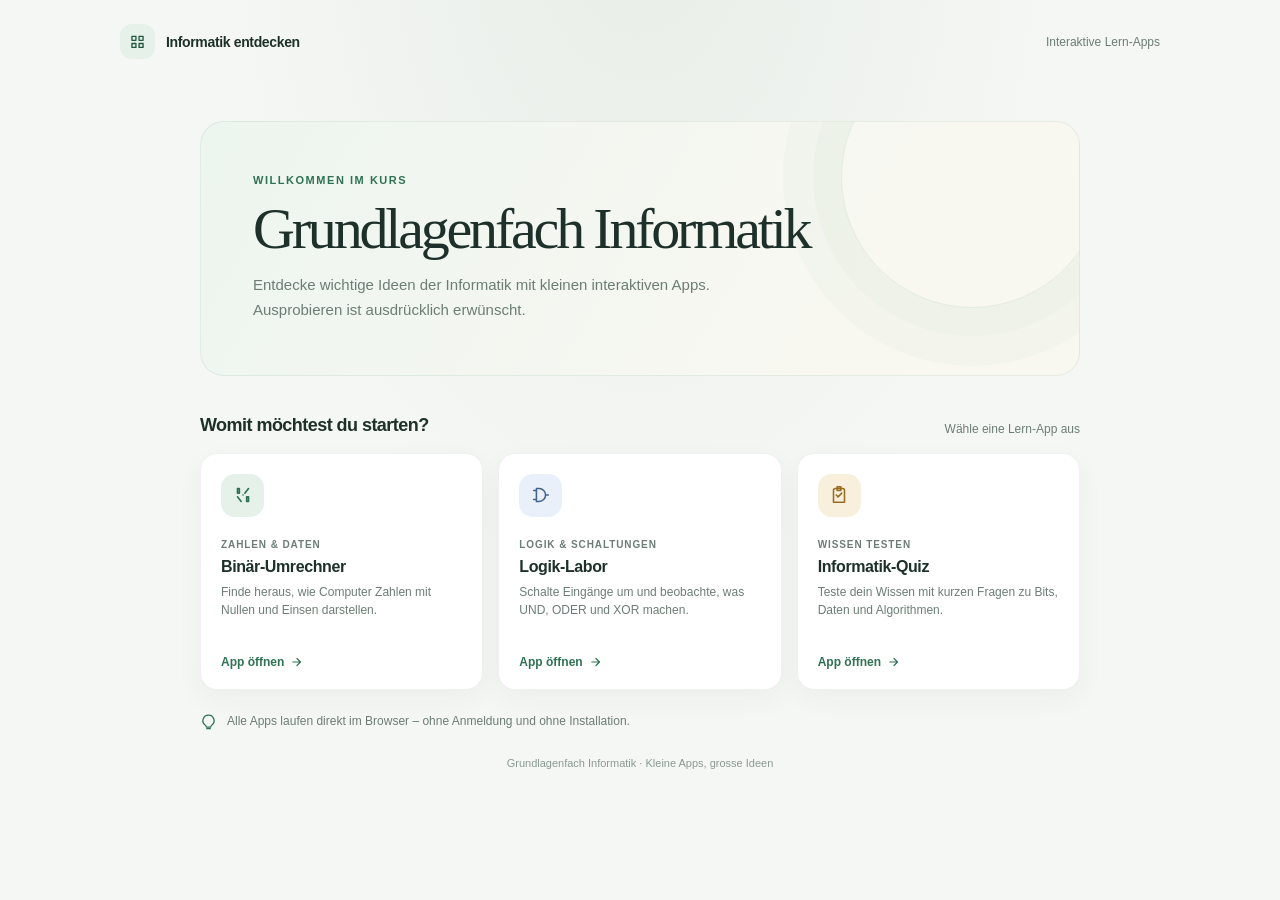
<file: index.html>
<!doctype html>
<html lang="de">
  <head>
    <meta charset="utf-8">
    <meta name="viewport" content="width=device-width, initial-scale=1">
    <meta name="theme-color" content="#f5f7f4">
    <meta name="description" content="Interaktive Mini-Apps zum Entdecken der Grundlagen der Informatik.">
    <title>Grundlagenfach Informatik</title>
    <link rel="stylesheet" href="./style.css">
  </head>
  <body>
    <header class="site-header">
      <a class="brand" href="./index.html">
        <span class="brand-mark" aria-hidden="true">
          <svg viewBox="0 0 24 24" fill="none">
            <path d="M5 5.5h5v5H5zm9 0h5v5h-5zm-9 9h5v5H5zm9 0h5v5h-5z" stroke="currentColor" stroke-width="1.7" stroke-linejoin="round"/>
          </svg>
        </span>
        Informatik entdecken
      </a>
      <span class="header-note">Interaktive Lern-Apps</span>
    </header>

    <main class="container">
      <section aria-labelledby="page-title">
        <div class="hero">
          <p class="eyebrow">Willkommen im Kurs</p>
          <h1 id="page-title">Grundlagenfach Informatik</h1>
          <p class="hero-copy">Entdecke wichtige Ideen der Informatik mit kleinen interaktiven Apps. Ausprobieren ist ausdrücklich erwünscht.</p>
        </div>

        <div class="section-heading">
          <h2>Womit möchtest du starten?</h2>
          <p>Wähle eine Lern-App aus</p>
        </div>

        <div class="app-grid">
          <a class="app-card" href="./apps/binary-converter.html">
            <span class="app-icon green" aria-hidden="true">
              <svg viewBox="0 0 24 24" fill="none"><path d="M8 5H6v5h2V5Zm10 9h-2v5h2v-5ZM6 14l4 5m8-14-4 5m-2 2h.01" stroke="currentColor" stroke-width="1.8" stroke-linecap="round" stroke-linejoin="round"/></svg>
            </span>
            <span class="app-topic">Zahlen &amp; Daten</span>
            <h3>Binär-Umrechner</h3>
            <p>Finde heraus, wie Computer Zahlen mit Nullen und Einsen darstellen.</p>
            <span class="card-link">App öffnen <svg viewBox="0 0 20 20" fill="none" aria-hidden="true"><path d="M4 10h11m-5-5 5 5-5 5" stroke="currentColor" stroke-width="1.7" stroke-linecap="round" stroke-linejoin="round"/></svg></span>
          </a>

          <a class="app-card" href="./apps/logic-lab.html">
            <span class="app-icon blue" aria-hidden="true">
              <svg viewBox="0 0 24 24" fill="none"><path d="M4 7h3m-3 10h3m0-12v14h3a7 7 0 0 0 0-14H7Zm10 7h3" stroke="currentColor" stroke-width="1.7" stroke-linecap="round" stroke-linejoin="round"/></svg>
            </span>
            <span class="app-topic">Logik &amp; Schaltungen</span>
            <h3>Logik-Labor</h3>
            <p>Schalte Eingänge um und beobachte, was UND, ODER und XOR machen.</p>
            <span class="card-link">App öffnen <svg viewBox="0 0 20 20" fill="none" aria-hidden="true"><path d="M4 10h11m-5-5 5 5-5 5" stroke="currentColor" stroke-width="1.7" stroke-linecap="round" stroke-linejoin="round"/></svg></span>
          </a>

          <a class="app-card" href="./apps/informatics-quiz.html">
            <span class="app-icon gold" aria-hidden="true">
              <svg viewBox="0 0 24 24" fill="none"><path d="M8 5h8a2 2 0 0 1 2 2v13H6V7a2 2 0 0 1 2-2Zm2-2h4v4h-4V3Zm-1 9 2 2 4-4" stroke="currentColor" stroke-width="1.7" stroke-linecap="round" stroke-linejoin="round"/></svg>
            </span>
            <span class="app-topic">Wissen testen</span>
            <h3>Informatik-Quiz</h3>
            <p>Teste dein Wissen mit kurzen Fragen zu Bits, Daten und Algorithmen.</p>
            <span class="card-link">App öffnen <svg viewBox="0 0 20 20" fill="none" aria-hidden="true"><path d="M4 10h11m-5-5 5 5-5 5" stroke="currentColor" stroke-width="1.7" stroke-linecap="round" stroke-linejoin="round"/></svg></span>
          </a>
        </div>

        <p class="dashboard-note">
          <svg viewBox="0 0 20 20" fill="none" aria-hidden="true"><path d="M10 2.5a6.5 6.5 0 0 0-3.8 11.8c.7.5 1.1 1.2 1.2 2.2h5.2c.1-1 .5-1.7 1.2-2.2A6.5 6.5 0 0 0 10 2.5Zm-2.1 16h4.2" stroke="currentColor" stroke-width="1.5" stroke-linecap="round" stroke-linejoin="round"/></svg>
          Alle Apps laufen direkt im Browser – ohne Anmeldung und ohne Installation.
        </p>
      </section>

      <footer class="site-footer">Grundlagenfach Informatik · Kleine Apps, grosse Ideen</footer>
    </main>
  </body>
</html>
</file>
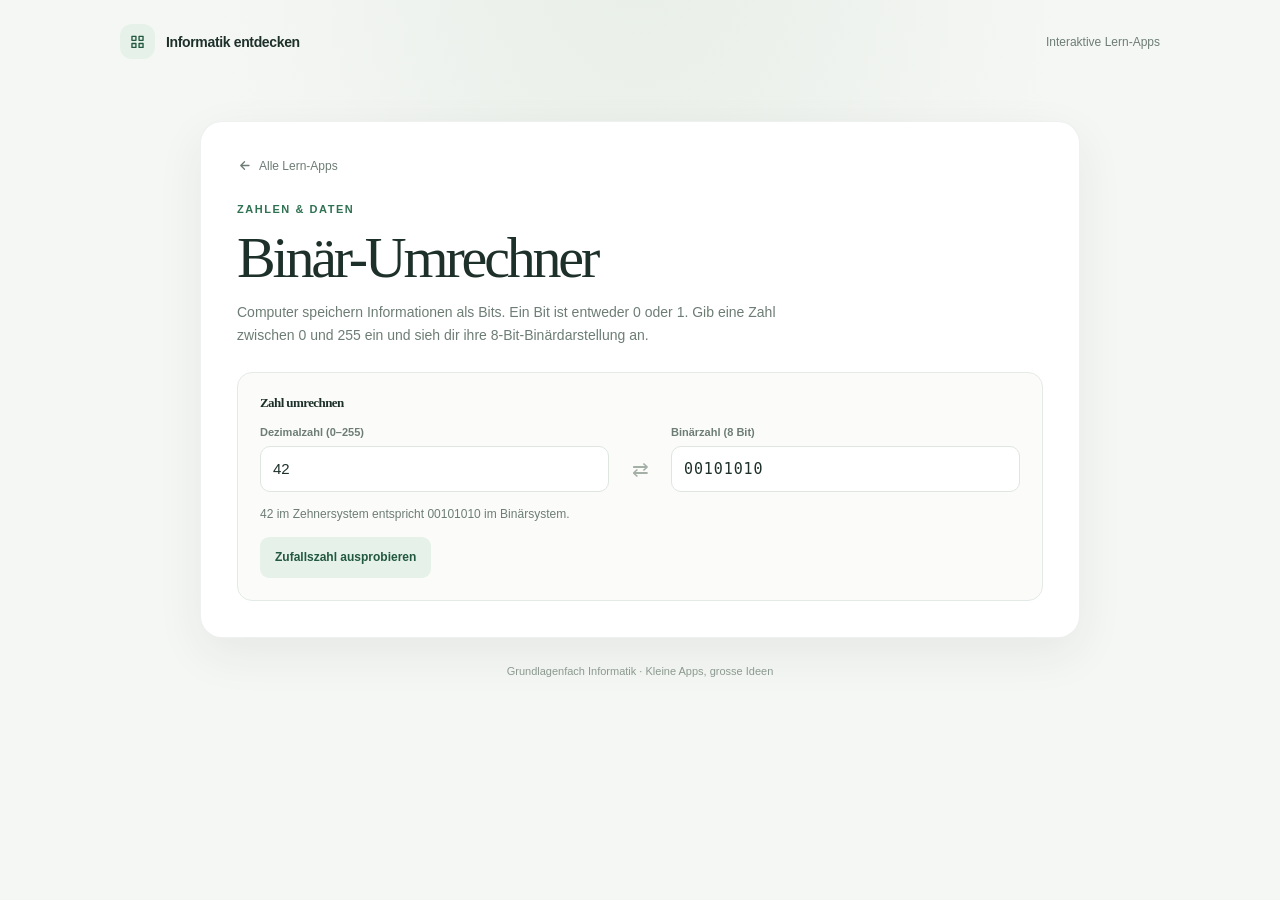
<file: apps/binary-converter.html>
<!doctype html>
<html lang="de">
  <head>
    <meta charset="utf-8">
    <meta name="viewport" content="width=device-width, initial-scale=1">
    <meta name="theme-color" content="#f5f7f4">
    <meta name="description" content="Dezimalzahlen in Binärzahlen umrechnen und verstehen.">
    <title>Binär-Umrechner | Grundlagenfach Informatik</title>
    <link rel="stylesheet" href="../style.css">
    <script src="./binary-converter.js" defer></script>
  </head>
  <body>
    <header class="site-header">
      <a class="brand" href="../index.html">
        <span class="brand-mark" aria-hidden="true">
          <svg viewBox="0 0 24 24" fill="none">
            <path d="M5 5.5h5v5H5zm9 0h5v5h-5zm-9 9h5v5H5zm9 0h5v5h-5z" stroke="currentColor" stroke-width="1.7" stroke-linejoin="round"/>
          </svg>
        </span>
        Informatik entdecken
      </a>
      <span class="header-note">Interaktive Lern-Apps</span>
    </header>

    <main class="container">
      <section class="workspace" aria-labelledby="binary-title">
        <a class="back-button" href="../index.html">
          <svg viewBox="0 0 20 20" fill="none" aria-hidden="true"><path d="M16 10H5m5 5-5-5 5-5" stroke="currentColor" stroke-width="1.7" stroke-linecap="round" stroke-linejoin="round"/></svg>
          Alle Lern-Apps
        </a>
        <p class="eyebrow">Zahlen &amp; Daten</p>
        <h1 id="binary-title">Binär-Umrechner</h1>
        <p class="workspace-intro">Computer speichern Informationen als Bits. Ein Bit ist entweder 0 oder 1. Gib eine Zahl zwischen 0 und 255 ein und sieh dir ihre 8-Bit-Binärdarstellung an.</p>

        <div class="demo-panel">
          <h2>Zahl umrechnen</h2>
          <div class="converter-grid">
            <div>
              <label class="field-label" for="decimal-input">Dezimalzahl (0–255)</label>
              <input class="text-field" id="decimal-input" type="number" min="0" max="255" step="1" value="42" inputmode="numeric">
            </div>
            <span class="swap-mark" aria-hidden="true">⇄</span>
            <div>
              <label class="field-label" for="binary-input">Binärzahl (8 Bit)</label>
              <input class="text-field binary" id="binary-input" type="text" inputmode="numeric" maxlength="8" value="00101010" autocomplete="off">
            </div>
          </div>
          <p class="helper-text" id="binary-feedback" aria-live="polite">42 im Zehnersystem entspricht 00101010 im Binärsystem.</p>
          <button class="button secondary" id="random-number" type="button">Zufallszahl ausprobieren</button>
        </div>
      </section>

      <footer class="site-footer">Grundlagenfach Informatik · Kleine Apps, grosse Ideen</footer>
    </main>
  </body>
</html>
</file>
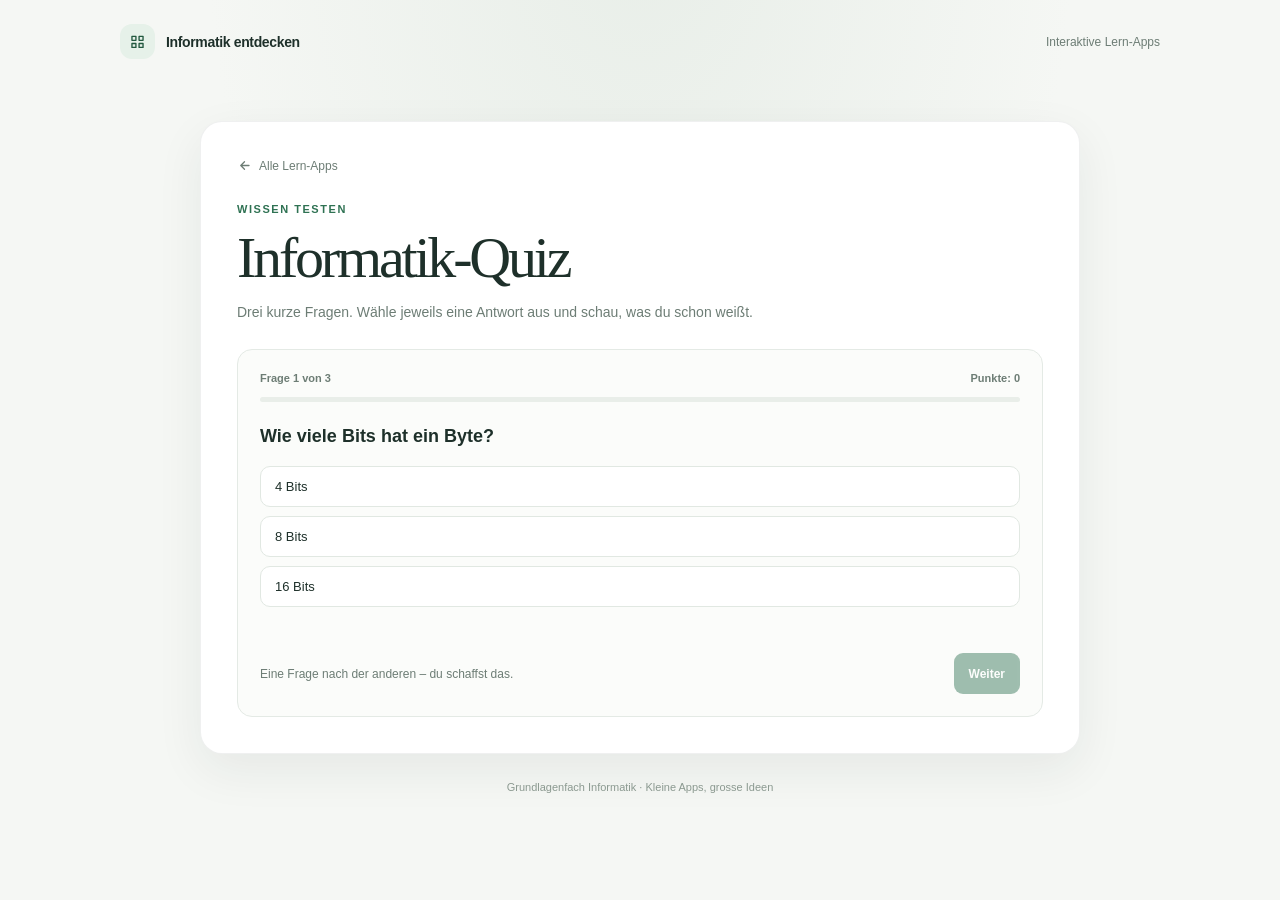
<file: apps/informatics-quiz.html>
<!doctype html>
<html lang="de">
  <head>
    <meta charset="utf-8">
    <meta name="viewport" content="width=device-width, initial-scale=1">
    <meta name="theme-color" content="#f5f7f4">
    <meta name="description" content="Teste dein Wissen zu Bits, Binärzahlen und Algorithmen.">
    <title>Informatik-Quiz | Grundlagenfach Informatik</title>
    <link rel="stylesheet" href="../style.css">
    <script src="./informatics-quiz.js" defer></script>
  </head>
  <body>
    <header class="site-header">
      <a class="brand" href="../index.html">
        <span class="brand-mark" aria-hidden="true">
          <svg viewBox="0 0 24 24" fill="none">
            <path d="M5 5.5h5v5H5zm9 0h5v5h-5zm-9 9h5v5H5zm9 0h5v5h-5z" stroke="currentColor" stroke-width="1.7" stroke-linejoin="round"/>
          </svg>
        </span>
        Informatik entdecken
      </a>
      <span class="header-note">Interaktive Lern-Apps</span>
    </header>

    <main class="container">
      <section class="workspace" aria-labelledby="quiz-title">
        <a class="back-button" href="../index.html">
          <svg viewBox="0 0 20 20" fill="none" aria-hidden="true"><path d="M16 10H5m5 5-5-5 5-5" stroke="currentColor" stroke-width="1.7" stroke-linecap="round" stroke-linejoin="round"/></svg>
          Alle Lern-Apps
        </a>
        <p class="eyebrow">Wissen testen</p>
        <h1 id="quiz-title">Informatik-Quiz</h1>
        <p class="workspace-intro">Drei kurze Fragen. Wähle jeweils eine Antwort aus und schau, was du schon weißt.</p>

        <div class="demo-panel" id="quiz-panel">
          <div class="quiz-topline">
            <span id="quiz-counter">Frage 1 von 3</span>
            <span id="quiz-score">Punkte: 0</span>
          </div>
          <div class="quiz-progress" aria-hidden="true"><div class="quiz-progress-fill" id="quiz-progress"></div></div>
          <p class="quiz-question" id="quiz-question"></p>
          <div class="quiz-answers" id="quiz-answers"></div>
          <p class="quiz-feedback" id="quiz-feedback" aria-live="polite"></p>
          <div class="quiz-footer">
            <span class="quiz-score">Eine Frage nach der anderen – du schaffst das.</span>
            <button class="button" id="quiz-next" type="button" disabled>Weiter</button>
          </div>
        </div>
        <div class="quiz-finish" id="quiz-finish" hidden aria-live="polite">
          <h2 id="quiz-finish-title"></h2>
          <p id="quiz-finish-copy"></p>
          <button class="button" id="quiz-restart" type="button">Nochmal spielen</button>
        </div>
      </section>

      <footer class="site-footer">Grundlagenfach Informatik · Kleine Apps, grosse Ideen</footer>
    </main>
  </body>
</html>
</file>
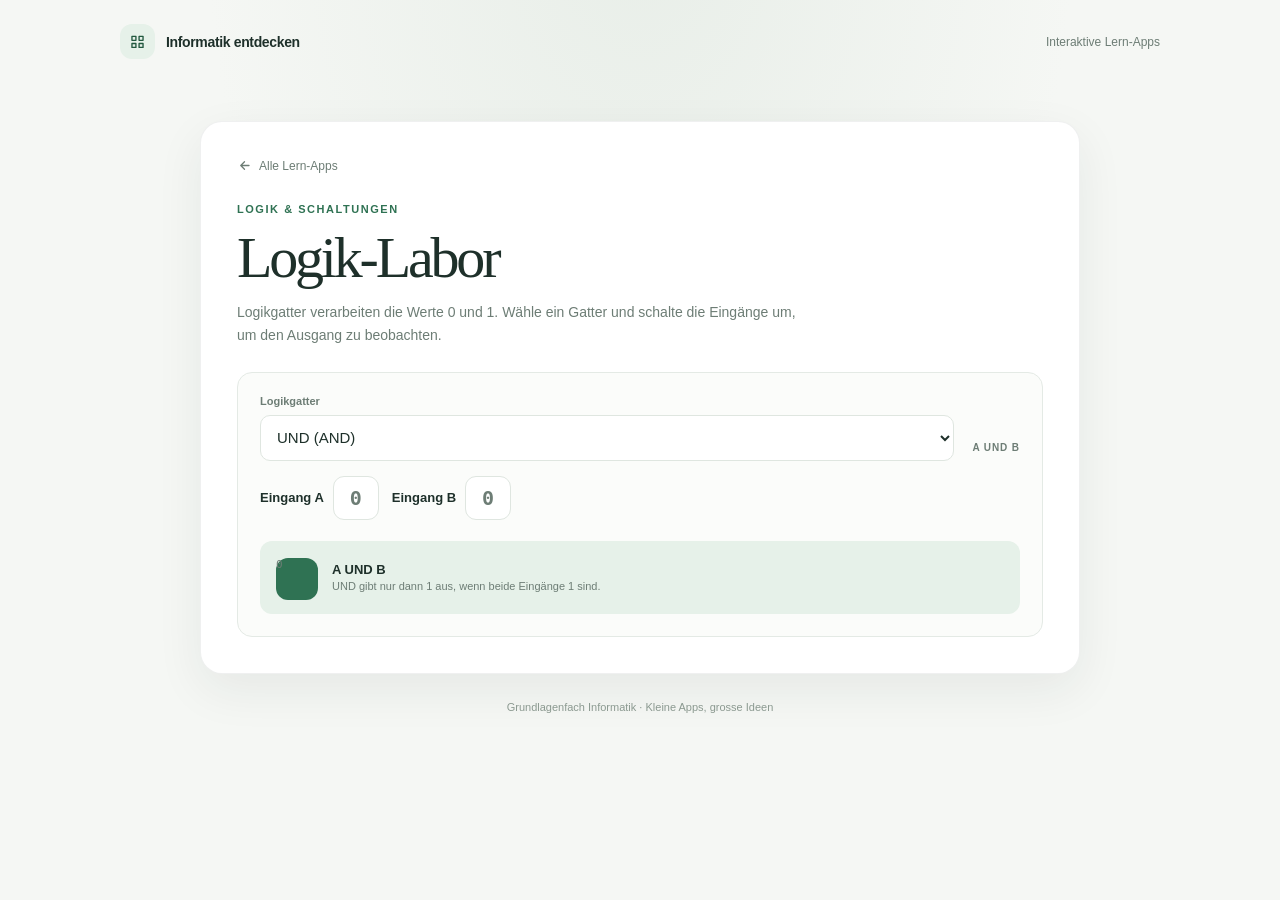
<file: apps/logic-lab.html>
<!doctype html>
<html lang="de">
  <head>
    <meta charset="utf-8">
    <meta name="viewport" content="width=device-width, initial-scale=1">
    <meta name="theme-color" content="#f5f7f4">
    <meta name="description" content="UND-, ODER- und XOR-Logikgatter interaktiv ausprobieren.">
    <title>Logik-Labor | Grundlagenfach Informatik</title>
    <link rel="stylesheet" href="../style.css">
    <script src="./logic-lab.js" defer></script>
  </head>
  <body>
    <header class="site-header">
      <a class="brand" href="../index.html">
        <span class="brand-mark" aria-hidden="true">
          <svg viewBox="0 0 24 24" fill="none">
            <path d="M5 5.5h5v5H5zm9 0h5v5h-5zm-9 9h5v5H5zm9 0h5v5h-5z" stroke="currentColor" stroke-width="1.7" stroke-linejoin="round"/>
          </svg>
        </span>
        Informatik entdecken
      </a>
      <span class="header-note">Interaktive Lern-Apps</span>
    </header>

    <main class="container">
      <section class="workspace" aria-labelledby="logic-title">
        <a class="back-button" href="../index.html">
          <svg viewBox="0 0 20 20" fill="none" aria-hidden="true"><path d="M16 10H5m5 5-5-5 5-5" stroke="currentColor" stroke-width="1.7" stroke-linecap="round" stroke-linejoin="round"/></svg>
          Alle Lern-Apps
        </a>
        <p class="eyebrow">Logik &amp; Schaltungen</p>
        <h1 id="logic-title">Logik-Labor</h1>
        <p class="workspace-intro">Logikgatter verarbeiten die Werte 0 und 1. Wähle ein Gatter und schalte die Eingänge um, um den Ausgang zu beobachten.</p>

        <div class="demo-panel">
          <div class="gate-layout">
            <div>
              <label class="field-label" for="gate-select">Logikgatter</label>
              <select class="select-field" id="gate-select">
                <option value="AND">UND (AND)</option>
                <option value="OR">ODER (OR)</option>
                <option value="XOR">XOR (entweder-oder)</option>
              </select>
            </div>
            <span class="app-topic" id="gate-formula">A UND B</span>
          </div>
          <div class="bit-row" aria-label="Eingänge umschalten">
            <div class="bit-control">Eingang A
              <button class="bit-toggle" type="button" data-bit="a" role="switch" aria-checked="false" aria-label="Eingang A">0</button>
            </div>
            <div class="bit-control">Eingang B
              <button class="bit-toggle" type="button" data-bit="b" role="switch" aria-checked="false" aria-label="Eingang B">0</button>
            </div>
          </div>
          <div class="logic-result" aria-live="polite">
            <span class="result-bit" id="logic-output">0</span>
            <p id="logic-explanation">Ausgang<span>UND gibt nur dann 1 aus, wenn beide Eingänge 1 sind.</span></p>
          </div>
        </div>
      </section>

      <footer class="site-footer">Grundlagenfach Informatik · Kleine Apps, grosse Ideen</footer>
    </main>
  </body>
</html>
</file>
<file: style.css>
:root {
  color-scheme: light;
  --ink: #1e302a;
  --muted: #6d7d75;
  --line: #e4eae5;
  --paper: #fff;
  --canvas: #f5f7f4;
  --green: #2f7253;
  --green-dark: #22583f;
  --mint: #e6f1e9;
  --blue: #e9f0fa;
  --blue-ink: #42638d;
  --gold: #f8efdc;
  --gold-ink: #9a6b22;
  font-family: "Avenir Next", Avenir, "Segoe UI", sans-serif;
}

* { box-sizing: border-box; }

body {
  min-width: 320px;
  min-height: 100vh;
  margin: 0;
  color: var(--ink);
  background:
    radial-gradient(ellipse at 50% -10%, #e8eee8 0, transparent 48%),
    var(--canvas);
}

button, input, select { font: inherit; }
button { color: inherit; }

.site-header {
  display: flex;
  align-items: center;
  justify-content: space-between;
  width: min(100% - 40px, 1040px);
  margin: 0 auto;
  padding: 24px 0;
}

.brand {
  display: flex;
  align-items: center;
  gap: 11px;
  color: var(--ink);
  font-size: 14px;
  font-weight: 750;
  letter-spacing: -.025em;
  text-decoration: none;
}

.brand-mark {
  display: grid;
  width: 35px;
  height: 35px;
  place-items: center;
  border-radius: 12px;
  color: var(--green-dark);
  background: var(--mint);
}

.brand-mark svg { width: 19px; height: 19px; }
.header-note { color: var(--muted); font-size: 12px; }

.container {
  width: min(100% - 40px, 880px);
  margin: 0 auto;
  padding: 38px 0 56px;
}

.hero {
  position: relative;
  overflow: hidden;
  padding: clamp(29px, 6vw, 52px);
  border: 1px solid rgba(47, 114, 83, .09);
  border-radius: 24px;
  background: linear-gradient(120deg, #edf5ef 0%, #f8f8f1 75%);
}

.hero::after {
  position: absolute;
  top: -76px;
  right: -24px;
  width: 260px;
  height: 260px;
  border: 1px solid rgba(47, 114, 83, .1);
  border-radius: 50%;
  box-shadow: 0 0 0 28px rgba(47, 114, 83, .025), 0 0 0 58px rgba(47, 114, 83, .025);
  content: "";
  pointer-events: none;
}

.eyebrow {
  margin: 0 0 13px;
  color: var(--green);
  font-size: 11px;
  font-weight: 800;
  letter-spacing: .14em;
  text-transform: uppercase;
}

h1, h2, h3, p { margin-top: 0; }

h1 {
  max-width: 610px;
  margin-bottom: 13px;
  font-family: Georgia, "Times New Roman", serif;
  font-size: clamp(36px, 8vw, 58px);
  font-weight: 400;
  letter-spacing: -.055em;
  line-height: 1.03;
}

.hero-copy {
  max-width: 520px;
  margin: 0;
  color: var(--muted);
  font-size: 15px;
  line-height: 1.7;
}

.section-heading {
  display: flex;
  align-items: end;
  justify-content: space-between;
  gap: 20px;
  margin: 39px 0 17px;
}

.section-heading h2 {
  margin: 0;
  font-size: 18px;
  font-weight: 700;
  letter-spacing: -.03em;
}

.section-heading p {
  margin: 0;
  color: var(--muted);
  font-size: 12px;
}

.app-grid {
  display: grid;
  grid-template-columns: repeat(3, minmax(0, 1fr));
  gap: 15px;
}

.app-card {
  display: flex;
  min-height: 237px;
  flex-direction: column;
  align-items: flex-start;
  padding: 20px;
  border: 1px solid rgba(30, 48, 42, .07);
  border-radius: 17px;
  color: inherit;
  background: var(--paper);
  box-shadow: 0 10px 28px rgba(30, 48, 42, .045);
  text-align: left;
  text-decoration: none;
  cursor: pointer;
  transition: transform 160ms ease, box-shadow 160ms ease, border-color 160ms ease;
}

.app-card:hover {
  transform: translateY(-3px);
  border-color: rgba(47, 114, 83, .28);
  box-shadow: 0 15px 32px rgba(30, 48, 42, .09);
}

.app-icon {
  display: grid;
  width: 43px;
  height: 43px;
  margin-bottom: 22px;
  place-items: center;
  border-radius: 14px;
}

.app-icon svg { width: 22px; height: 22px; }
.app-icon.green { color: var(--green); background: var(--mint); }
.app-icon.blue { color: var(--blue-ink); background: var(--blue); }
.app-icon.gold { color: var(--gold-ink); background: var(--gold); }

.app-topic {
  margin-bottom: 8px;
  color: var(--muted);
  font-size: 10px;
  font-weight: 750;
  letter-spacing: .09em;
  text-transform: uppercase;
}

.app-card h3 {
  margin-bottom: 7px;
  font-size: 16px;
  font-weight: 700;
  letter-spacing: -.025em;
}

.app-card p {
  margin-bottom: 17px;
  color: var(--muted);
  font-size: 12px;
  line-height: 1.55;
}

.card-link {
  display: flex;
  align-items: center;
  gap: 6px;
  margin-top: auto;
  color: var(--green);
  font-size: 12px;
  font-weight: 700;
}

.card-link svg { width: 14px; height: 14px; }

.dashboard-note {
  display: flex;
  align-items: center;
  gap: 10px;
  margin: 23px 0 0;
  color: var(--muted);
  font-size: 12px;
}

.dashboard-note svg {
  flex: 0 0 auto;
  width: 17px;
  height: 17px;
  color: var(--green);
}

.workspace {
  padding: clamp(22px, 5vw, 36px);
  border: 1px solid rgba(30, 48, 42, .07);
  border-radius: 22px;
  background: var(--paper);
  box-shadow: 0 16px 48px rgba(30, 48, 42, .07);
}

.back-button {
  display: inline-flex;
  align-items: center;
  gap: 7px;
  margin-bottom: 30px;
  padding: 0;
  border: 0;
  color: var(--muted);
  background: transparent;
  font-size: 12px;
  text-decoration: none;
  cursor: pointer;
}

.back-button:hover { color: var(--green-dark); }
.back-button svg { width: 15px; height: 15px; }

.workspace h2 {
  margin-bottom: 9px;
  font-family: Georgia, "Times New Roman", serif;
  font-size: clamp(30px, 6vw, 42px);
  font-weight: 400;
  letter-spacing: -.045em;
}

.workspace-intro {
  max-width: 580px;
  margin-bottom: 25px;
  color: var(--muted);
  font-size: 14px;
  line-height: 1.65;
}

.demo-panel {
  padding: 22px;
  border: 1px solid var(--line);
  border-radius: 15px;
  background: #fbfcfa;
}

.demo-panel h2, .demo-panel h3 {
  margin-bottom: 15px;
  font-size: 13px;
  font-weight: 700;
}

.converter-grid {
  display: grid;
  grid-template-columns: 1fr auto 1fr;
  align-items: end;
  gap: 15px;
}

.field-label {
  display: block;
  margin-bottom: 8px;
  color: var(--muted);
  font-size: 11px;
  font-weight: 700;
}

.text-field, .select-field {
  width: 100%;
  min-height: 46px;
  padding: 10px 12px;
  border: 1px solid #dfe6e0;
  border-radius: 10px;
  outline: none;
  color: var(--ink);
  background: white;
  font-size: 15px;
}

.text-field:focus, .select-field:focus {
  border-color: #8eb19a;
  box-shadow: 0 0 0 3px rgba(47, 114, 83, .1);
}

.text-field.binary {
  font-family: "SFMono-Regular", Consolas, monospace;
  letter-spacing: .06em;
}

.swap-mark {
  display: grid;
  width: 32px;
  height: 46px;
  place-items: center;
  color: #a4b0a7;
  font-size: 20px;
}

.helper-text {
  min-height: 19px;
  margin: 13px 0;
  color: var(--muted);
  font-size: 12px;
  line-height: 1.5;
}

.button {
  min-height: 41px;
  padding: 0 15px;
  border: 0;
  border-radius: 9px;
  color: white;
  background: var(--green);
  font-size: 12px;
  font-weight: 700;
  cursor: pointer;
  transition: background 150ms ease, transform 150ms ease;
}

.button:hover { background: var(--green-dark); }
.button:active { transform: scale(.98); }
.button:disabled { cursor: not-allowed; opacity: .45; }
.button.secondary { color: var(--green-dark); background: var(--mint); }
.button.secondary:hover { background: #d8e9dc; }

.bit-row {
  display: flex;
  flex-wrap: wrap;
  align-items: center;
  gap: 13px;
  margin: 15px 0 21px;
}

.bit-control {
  display: flex;
  align-items: center;
  gap: 9px;
  font-size: 13px;
  font-weight: 700;
}

.bit-toggle {
  display: grid;
  width: 46px;
  height: 44px;
  place-items: center;
  border: 1px solid #dfe6e0;
  border-radius: 11px;
  color: var(--muted);
  background: white;
  font-family: "SFMono-Regular", Consolas, monospace;
  font-size: 20px;
  cursor: pointer;
}

.bit-toggle[aria-checked="true"] {
  border-color: var(--green);
  color: white;
  background: var(--green);
}

.gate-layout {
  display: grid;
  grid-template-columns: 1fr auto;
  align-items: end;
  gap: 18px;
}

.logic-result {
  display: flex;
  align-items: center;
  gap: 14px;
  min-height: 72px;
  margin-top: 20px;
  padding: 14px 16px;
  border-radius: 12px;
  background: var(--mint);
}

.result-bit {
  display: grid;
  width: 42px;
  height: 42px;
  place-items: center;
  border-radius: 12px;
  color: white;
  background: var(--green);
  font-family: "SFMono-Regular", Consolas, monospace;
  font-size: 22px;
  font-weight: 700;
}

.logic-result p { margin: 0; font-size: 13px; font-weight: 700; }
.logic-result span { display: block; margin-top: 3px; color: var(--muted); font-size: 11px; font-weight: 400; }

.quiz-topline {
  display: flex;
  justify-content: space-between;
  gap: 12px;
  margin-bottom: 13px;
  color: var(--muted);
  font-size: 11px;
  font-weight: 700;
}

.quiz-progress {
  height: 5px;
  overflow: hidden;
  margin-bottom: 22px;
  border-radius: 99px;
  background: #e9eee9;
}

.quiz-progress-fill {
  width: 0;
  height: 100%;
  border-radius: inherit;
  background: var(--green);
  transition: width 180ms ease;
}

.quiz-question {
  margin-bottom: 17px;
  font-size: 18px;
  font-weight: 650;
  line-height: 1.4;
}

.quiz-answers { display: grid; gap: 9px; }

.answer-button {
  width: 100%;
  padding: 12px 14px;
  border: 1px solid #e1e8e2;
  border-radius: 10px;
  background: white;
  font-size: 13px;
  text-align: left;
  cursor: pointer;
  transition: border-color 130ms ease, background 130ms ease;
}

.answer-button:not(:disabled):hover {
  border-color: #8eb19a;
  background: #f4f8f4;
}

.answer-button:disabled { cursor: default; }
.answer-button.correct { border-color: #8ab59a; background: #eaf4ed; }
.answer-button.incorrect { border-color: #e3a79a; background: #fbefec; }

.quiz-feedback {
  min-height: 20px;
  margin: 13px 0;
  color: var(--muted);
  font-size: 12px;
  line-height: 1.5;
}

.quiz-footer {
  display: flex;
  align-items: center;
  justify-content: space-between;
  gap: 12px;
}

.quiz-score { color: var(--muted); font-size: 12px; }

.quiz-finish {
  padding: 18px;
  border-radius: 12px;
  background: var(--mint);
  text-align: center;
}

.quiz-finish h2, .quiz-finish h3 { margin-bottom: 7px; font-size: 19px; }
.quiz-finish p { margin-bottom: 16px; color: var(--muted); font-size: 13px; }

.site-footer {
  margin-top: 27px;
  color: #8b9990;
  font-size: 11px;
  text-align: center;
}

button:focus-visible, a:focus-visible {
  outline: 3px solid rgba(47, 114, 83, .3);
  outline-offset: 3px;
}

@media (max-width: 700px) {
  .app-grid { grid-template-columns: 1fr; }
  .app-card { min-height: 0; display: grid; grid-template-columns: 48px 1fr; gap: 0 13px; }
  .app-icon { grid-row: span 4; margin: 0; }
  .app-topic, .app-card h3, .app-card p, .card-link { grid-column: 2; }
  .app-topic { margin: 1px 0 6px; }
  .app-card h3 { margin-bottom: 5px; }
  .app-card p { margin-bottom: 9px; }
}

@media (max-width: 520px) {
  .site-header { width: min(100% - 28px, 1040px); padding: 17px 0; }
  .container { width: min(100% - 28px, 880px); padding: 24px 0 40px; }
  .header-note { max-width: 125px; text-align: right; }
  .hero { border-radius: 19px; }
  .section-heading { align-items: flex-start; flex-direction: column; gap: 6px; margin-top: 30px; }
  .converter-grid { grid-template-columns: 1fr; gap: 10px; }
  .swap-mark { width: 100%; height: 20px; transform: rotate(90deg); }
  .gate-layout { grid-template-columns: 1fr; }
  .demo-panel { padding: 17px; }
}
</file>
